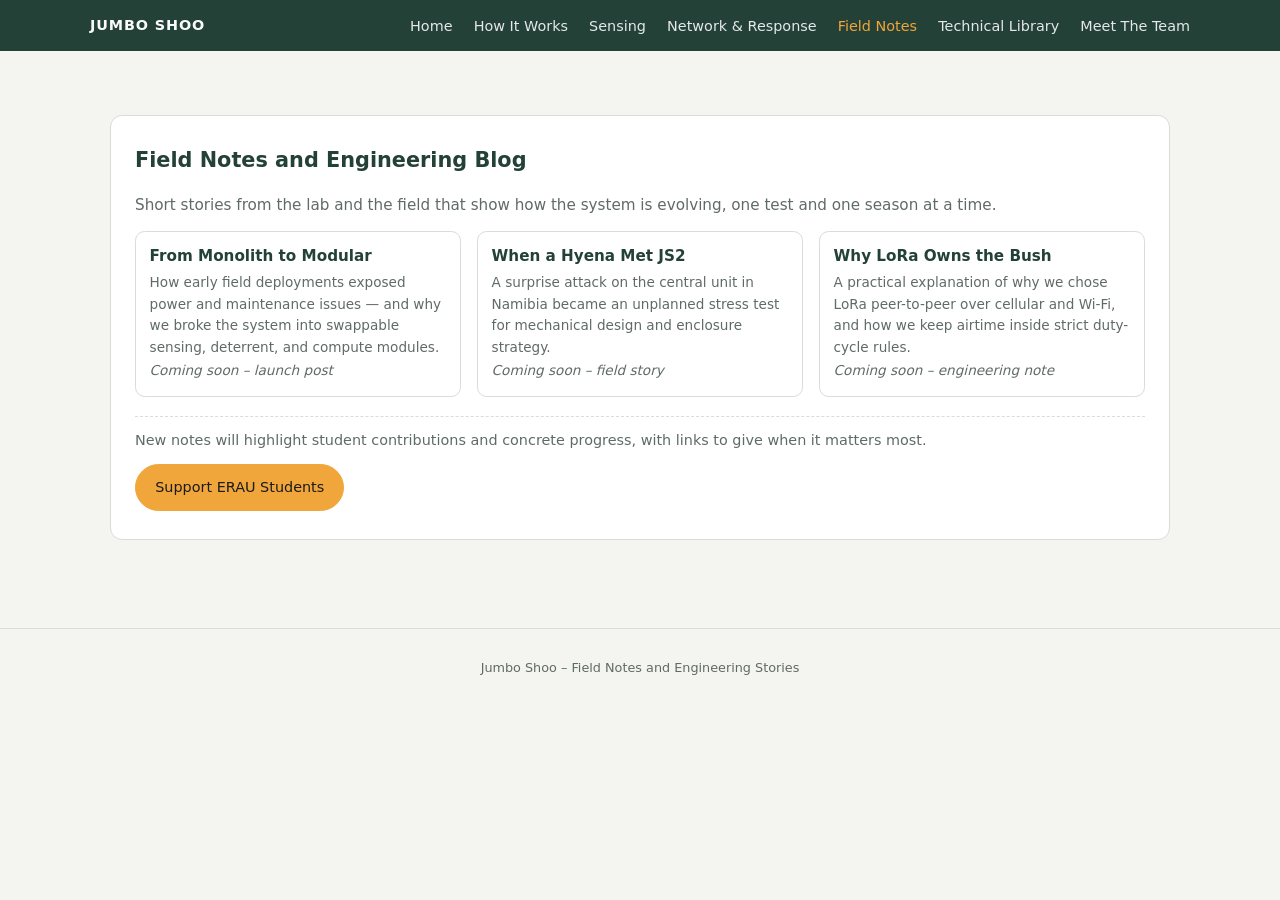
<file: field-notes.html>
<!DOCTYPE html>
<html lang="en">
<head>
  <meta charset="UTF-8">
  <title>Field Notes and Engineering Blog</title>
  <meta name="viewport" content="width=device-width, initial-scale=1">

<!-- Privacy-friendly analytics by Plausible -->
<script async src="https://plausible.io/js/pa-RSeUyWGyPRyzJ_PIpyfzW.js"></script>
<script>
  window.plausible=window.plausible||function(){(plausible.q=plausible.q||[]).push(arguments)},plausible.init=plausible.init||function(i){plausible.o=i||{}};
  plausible.init()
</script>

  <link rel="stylesheet" href="styles.css">
</head>
<body>

<header>
  <div class="nav-inner">
    <div class="logo">Jumbo Shoo</div>
    <nav>
      <a href="home.html">Home</a>
      <a href="how.html">How It Works</a>
      <a href="sensing.html">Sensing</a>
      <a href="network.html">Network &amp; Response</a>
      <a href="field-notes.html" class="active">Field Notes</a>
      <a href="library.html">Technical Library</a>
      <a href="team.html">Meet The Team</a>
    </nav>
  </div>
</header>

<main>
  <section>
    <h2>Field Notes and Engineering Blog</h2>
    <p class="section-intro">
      Short stories from the lab and the field that show how the system is evolving, one test and one season at a time.
    </p>

    <div class="resource-list">
      <article class="resource-card">
        <h4>From Monolith to Modular</h4>
        <p>How early field deployments exposed power and maintenance issues — and why we broke the system into swappable sensing, deterrent, and compute modules.</p>
        <p><em>Coming soon – launch post</em></p>
      </article>
      <article class="resource-card">
        <h4>When a Hyena Met JS2</h4>
        <p>A surprise attack on the central unit in Namibia became an unplanned stress test for mechanical design and enclosure strategy.</p>
        <p><em>Coming soon – field story</em></p>
      </article>
      <article class="resource-card">
        <h4>Why LoRa Owns the Bush</h4>
        <p>A practical explanation of why we chose LoRa peer-to-peer over cellular and Wi-Fi, and how we keep airtime inside strict duty-cycle rules.</p>
        <p><em>Coming soon – engineering note</em></p>
      </article>
    </div>

    <div class="cta-strip">
      <p>New notes will highlight student contributions and concrete progress, with links to give when it matters most.</p>
<a href="https://crowdfunding.erau.edu/support-elephants-rhinos-and-people"
   class="btn btn-primary"
   target="_blank"
   rel="noopener">Support ERAU Students</a>    </div>
  </section>
</main>

<footer>
  <p>Jumbo Shoo – Field Notes and Engineering Stories</p>
</footer>

</body>
</html>
</file>
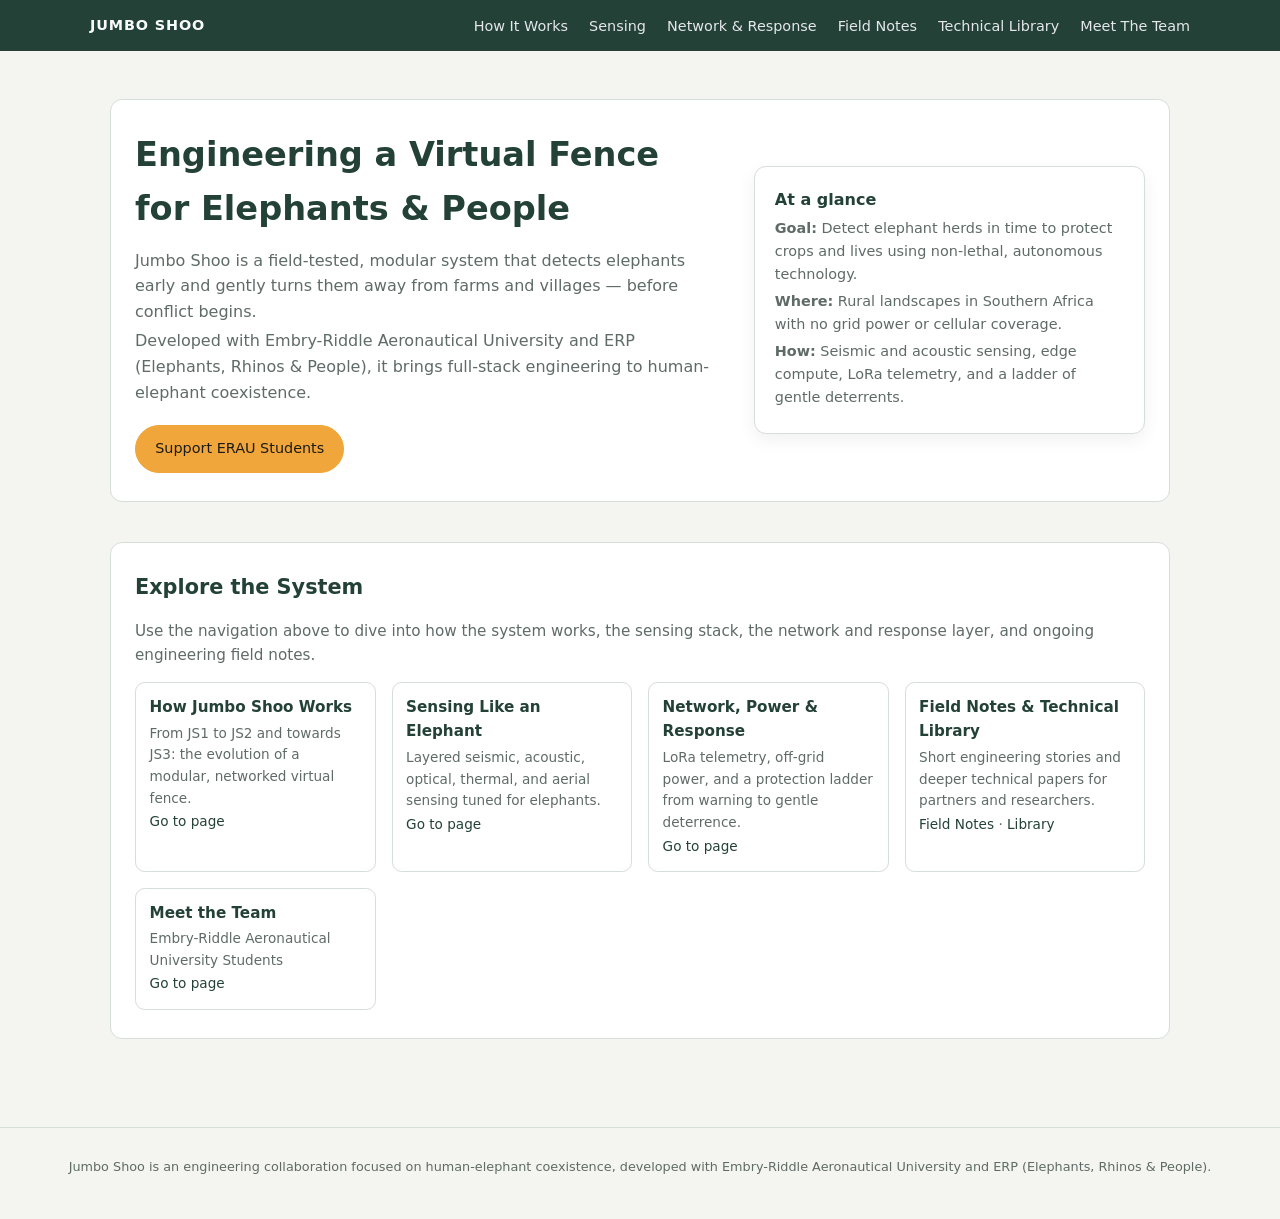
<file: home.html>
<!DOCTYPE html>
<html lang="en">
<head>
  <meta charset="UTF-8">
  <title>Jumbo Shoo – Engineering Coexistence</title>
  <meta name="viewport" content="width=device-width, initial-scale=1">

<!-- Privacy-friendly analytics by Plausible -->
<script async src="https://plausible.io/js/pa-RSeUyWGyPRyzJ_PIpyfzW.js"></script>
<script>
  window.plausible=window.plausible||function(){(plausible.q=plausible.q||[]).push(arguments)},plausible.init=plausible.init||function(i){plausible.o=i||{}};
  plausible.init()
</script>

  <link rel="stylesheet" href="styles.css">
</head>
<body>

<header>
  <div class="nav-inner">
    <div class="logo">Jumbo Shoo</div>
    <nav>
      <a href="how.html">How It Works</a>
      <a href="sensing.html">Sensing</a>
      <a href="network.html">Network &amp; Response</a>
      <a href="field-notes.html">Field Notes</a>
      <a href="library.html">Technical Library</a>
      <a href="team.html">Meet The Team</a>
    </nav>
  </div>
</header>

<main>
  <section class="hero">
    <div>
      <h1>Engineering a Virtual Fence for Elephants &amp; People</h1>
      <p>Jumbo Shoo is a field-tested, modular system that detects elephants early and gently turns them away from farms and villages — before conflict begins.</p>
      <p>Developed with Embry-Riddle Aeronautical University and ERP (Elephants, Rhinos &amp; People), it brings full-stack engineering to human-elephant coexistence.</p>

      <div class="hero-cta">

<a href="https://crowdfunding.erau.edu/support-elephants-rhinos-and-people"
   class="btn btn-primary"
   target="_blank"
   rel="noopener noreferrer"
   onclick="plausible && plausible('Support ERAU Students')">
  <span>Support ERAU Students</span>
</a>

<!-- Temporarily disabled until ERP link is confirmed
<a href="https://www.erp.ngo/donations/general-donations"
   class="btn btn-secondary"
   target="_blank"
   rel="noopener">Support ERP.NGO</a>
 -->

      </div>
    </div>
    <div class="hero-box">
      <h3>At a glance</h3>
      <p><strong>Goal:</strong> Detect elephant herds in time to protect crops and lives using non-lethal, autonomous technology.</p>
      <p><strong>Where:</strong> Rural landscapes in Southern Africa with no grid power or cellular coverage.</p>
      <p><strong>How:</strong> Seismic and acoustic sensing, edge compute, LoRa telemetry, and a ladder of gentle deterrents.</p>
    </div>
  </section>

  <section>
    <h2>Explore the System</h2>
    <p class="section-intro">
      Use the navigation above to dive into how the system works, the sensing stack, the network and response layer, and ongoing engineering field notes.
    </p>
    <div class="resource-list">
      <div class="resource-card">
        <h4>How Jumbo Shoo Works</h4>
        <p>From JS1 to JS2 and towards JS3: the evolution of a modular, networked virtual fence.</p>
        <p><a href="how.html">Go to page</a></p>
      </div>
      <div class="resource-card">
        <h4>Sensing Like an Elephant</h4>
        <p>Layered seismic, acoustic, optical, thermal, and aerial sensing tuned for elephants.</p>
        <p><a href="sensing.html">Go to page</a></p>
      </div>
      <div class="resource-card">
        <h4>Network, Power &amp; Response</h4>
        <p>LoRa telemetry, off-grid power, and a protection ladder from warning to gentle deterrence.</p>
        <p><a href="network.html">Go to page</a></p>
      </div>
      <div class="resource-card">
        <h4>Field Notes &amp; Technical Library</h4>
        <p>Short engineering stories and deeper technical papers for partners and researchers.</p>
        <p><a href="field-notes.html">Field Notes</a> · <a href="library.html">Library</a></p>
      </div>
      <div class="resource-card">
        <h4>Meet the Team</h4>
        <p>Embry-Riddle Aeronautical University Students</p>
        <p><a href="team.html">Go to page</a></p>
      </div>
    </div>
  </section>
</main>

<footer>
  <p>Jumbo Shoo is an engineering collaboration focused on human-elephant coexistence, developed with Embry-Riddle Aeronautical University and ERP (Elephants, Rhinos &amp; People).</p>
</footer>

</body>
</html>
</file>
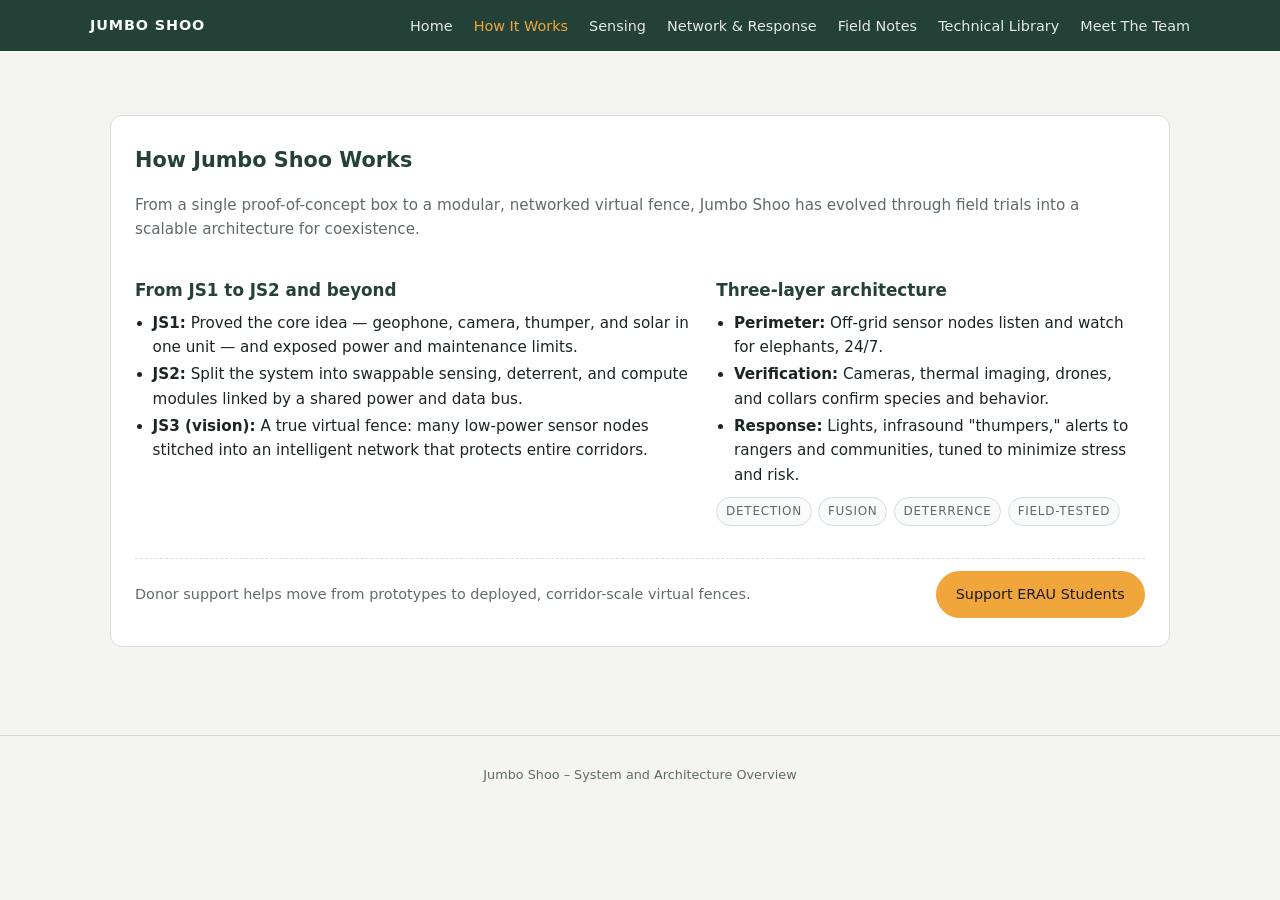
<file: how.html>
<!DOCTYPE html>
<html lang="en">
<head>
  <meta charset="UTF-8">
  <title>How Jumbo Shoo Works</title>
  <meta name="viewport" content="width=device-width, initial-scale=1">

<!-- Privacy-friendly analytics by Plausible -->
<script async src="https://plausible.io/js/pa-RSeUyWGyPRyzJ_PIpyfzW.js"></script>
<script>
  window.plausible=window.plausible||function(){(plausible.q=plausible.q||[]).push(arguments)},plausible.init=plausible.init||function(i){plausible.o=i||{}};
  plausible.init()
</script>

  <link rel="stylesheet" href="styles.css">
</head>
<body>

<header>
  <div class="nav-inner">
    <div class="logo">Jumbo Shoo</div>
    <nav>
      <a href="home.html">Home</a>
      <a href="how.html" class="active">How It Works</a>
      <a href="sensing.html">Sensing</a>
      <a href="network.html">Network &amp; Response</a>
      <a href="field-notes.html">Field Notes</a>
      <a href="library.html">Technical Library</a>
      <a href="team.html">Meet The Team</a>
    </nav>
  </div>
</header>

<main>
  <section>
    <h2>How Jumbo Shoo Works</h2>
    <p class="section-intro">
      From a single proof-of-concept box to a modular, networked virtual fence, Jumbo Shoo has evolved through field trials into a scalable architecture for coexistence.
    </p>

    <div class="two-col">
      <div>
        <h3>From JS1 to JS2 and beyond</h3>
        <ul>
          <li><strong>JS1:</strong> Proved the core idea — geophone, camera, thumper, and solar in one unit — and exposed power and maintenance limits.</li>
          <li><strong>JS2:</strong> Split the system into swappable sensing, deterrent, and compute modules linked by a shared power and data bus.</li>
          <li><strong>JS3 (vision):</strong> A true virtual fence: many low-power sensor nodes stitched into an intelligent network that protects entire corridors.</li>
        </ul>
      </div>
      <div>
        <h3>Three-layer architecture</h3>
        <ul>
          <li><strong>Perimeter:</strong> Off-grid sensor nodes listen and watch for elephants, 24/7.</li>
          <li><strong>Verification:</strong> Cameras, thermal imaging, drones, and collars confirm species and behavior.</li>
          <li><strong>Response:</strong> Lights, infrasound "thumpers," alerts to rangers and communities, tuned to minimize stress and risk.</li>
        </ul>
        <div class="pill-row">
          <span class="pill">Detection</span>
          <span class="pill">Fusion</span>
          <span class="pill">Deterrence</span>
          <span class="pill">Field-tested</span>
        </div>
      </div>
    </div>

    <div class="cta-strip">
      <p>Donor support helps move from prototypes to deployed, corridor-scale virtual fences.</p>
<a href="https://crowdfunding.erau.edu/support-elephants-rhinos-and-people"
   class="btn btn-primary"
   target="_blank"
   rel="noopener">Support ERAU Students</a>    </div>
  </section>
</main>

<footer>
  <p>Jumbo Shoo – System and Architecture Overview</p>
</footer>

</body>
</html>
</file>
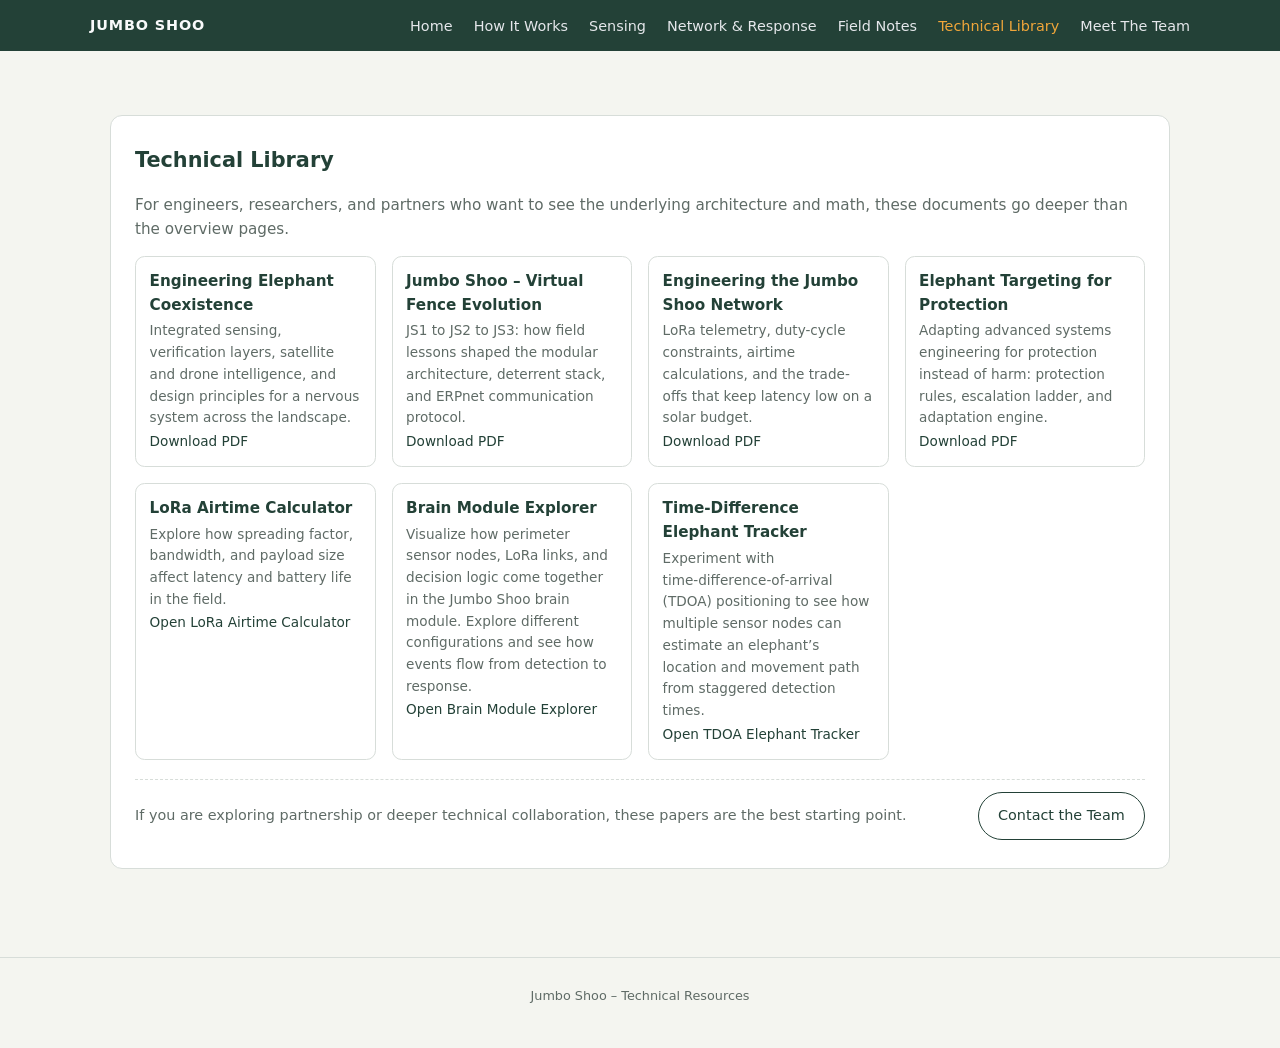
<file: library.html>
<!DOCTYPE html>
<html lang="en">
<head>
  <meta charset="UTF-8">
  <title>Technical Library – Jumbo Shoo</title>
  <meta name="viewport" content="width=device-width, initial-scale=1">

<!-- Privacy-friendly analytics by Plausible -->
<script async src="https://plausible.io/js/pa-RSeUyWGyPRyzJ_PIpyfzW.js"></script>
<script>
  window.plausible=window.plausible||function(){(plausible.q=plausible.q||[]).push(arguments)},plausible.init=plausible.init||function(i){plausible.o=i||{}};
  plausible.init()
</script>

  <link rel="stylesheet" href="styles.css">
</head>
<body>

<header>
  <div class="nav-inner">
    <div class="logo">Jumbo Shoo</div>
    <nav>
      <a href="home.html">Home</a>
      <a href="how.html">How It Works</a>
      <a href="sensing.html">Sensing</a>
      <a href="network.html">Network &amp; Response</a>
      <a href="field-notes.html">Field Notes</a>
      <a href="library.html" class="active">Technical Library</a>
      <a href="team.html">Meet The Team</a>
    </nav>
  </div>
</header>

<main>
  <section>
    <h2>Technical Library</h2>
    <p class="section-intro">
      For engineers, researchers, and partners who want to see the underlying architecture and math, these documents go deeper than the overview pages.
    </p>

    <div class="resource-list">
      <div class="resource-card">
        <h4>Engineering Elephant Coexistence</h4>
        <p>Integrated sensing, verification layers, satellite and drone intelligence, and design principles for a nervous system across the landscape.</p>
        <p><a href="#">Download PDF</a></p>
      </div>
      <div class="resource-card">
        <h4>Jumbo Shoo – Virtual Fence Evolution</h4>
        <p>JS1 to JS2 to JS3: how field lessons shaped the modular architecture, deterrent stack, and ERPnet communication protocol.</p>
        <p><a href="#">Download PDF</a></p>
      </div>
      <div class="resource-card">
        <h4>Engineering the Jumbo Shoo Network</h4>
        <p>LoRa telemetry, duty-cycle constraints, airtime calculations, and the trade-offs that keep latency low on a solar budget.</p>
        <p><a href="#">Download PDF</a></p>
      </div>
      <div class="resource-card">
        <h4>Elephant Targeting for Protection</h4>
        <p>Adapting advanced systems engineering for protection instead of harm: protection rules, escalation ladder, and adaptation engine.</p>
        <p><a href="#">Download PDF</a></p>
      </div>
    <div class="resource-card">
      <h4>LoRa Airtime Calculator</h4>
      <p>Explore how spreading factor, bandwidth, and payload size affect latency and battery life in the field.</p>
      <p>
        <a href="https://jumboshoo-loracalc.vercel.app/" target="_blank">
          Open LoRa Airtime Calculator
        </a>
      </p>
    </div>

<div class="resource-card">
  <h4>Brain Module Explorer</h4>
  <p>
    Visualize how perimeter sensor nodes, LoRa links, and decision logic
    come together in the Jumbo Shoo brain module. Explore different
    configurations and see how events flow from detection to response.
  </p>
  <p>
    <a href="https://brain-module-v3.vercel.app/" target="_blank">
      Open Brain Module Explorer
    </a>
  </p>
</div>
<div class="resource-card">
  <h4>Time‑Difference Elephant Tracker</h4>
  <p>
    Experiment with time‑difference‑of‑arrival (TDOA) positioning to see
    how multiple sensor nodes can estimate an elephant’s location and
    movement path from staggered detection times.
  </p>
  <p>
    <a href="https://tdoa-elephant-tracker-v2.vercel.app/" target="_blank">
      Open TDOA Elephant Tracker
    </a>
  </p>
</div>



    </div>

    <div class="cta-strip">
      <p>If you are exploring partnership or deeper technical collaboration, these papers are the best starting point.</p>
      <a href="mailto:info@example-jumboshoo.org" class="btn btn-secondary">Contact the Team</a>
    </div>
  </section>
</main>

<footer>
  <p>Jumbo Shoo – Technical Resources</p>
</footer>

</body>
</html>
</file>
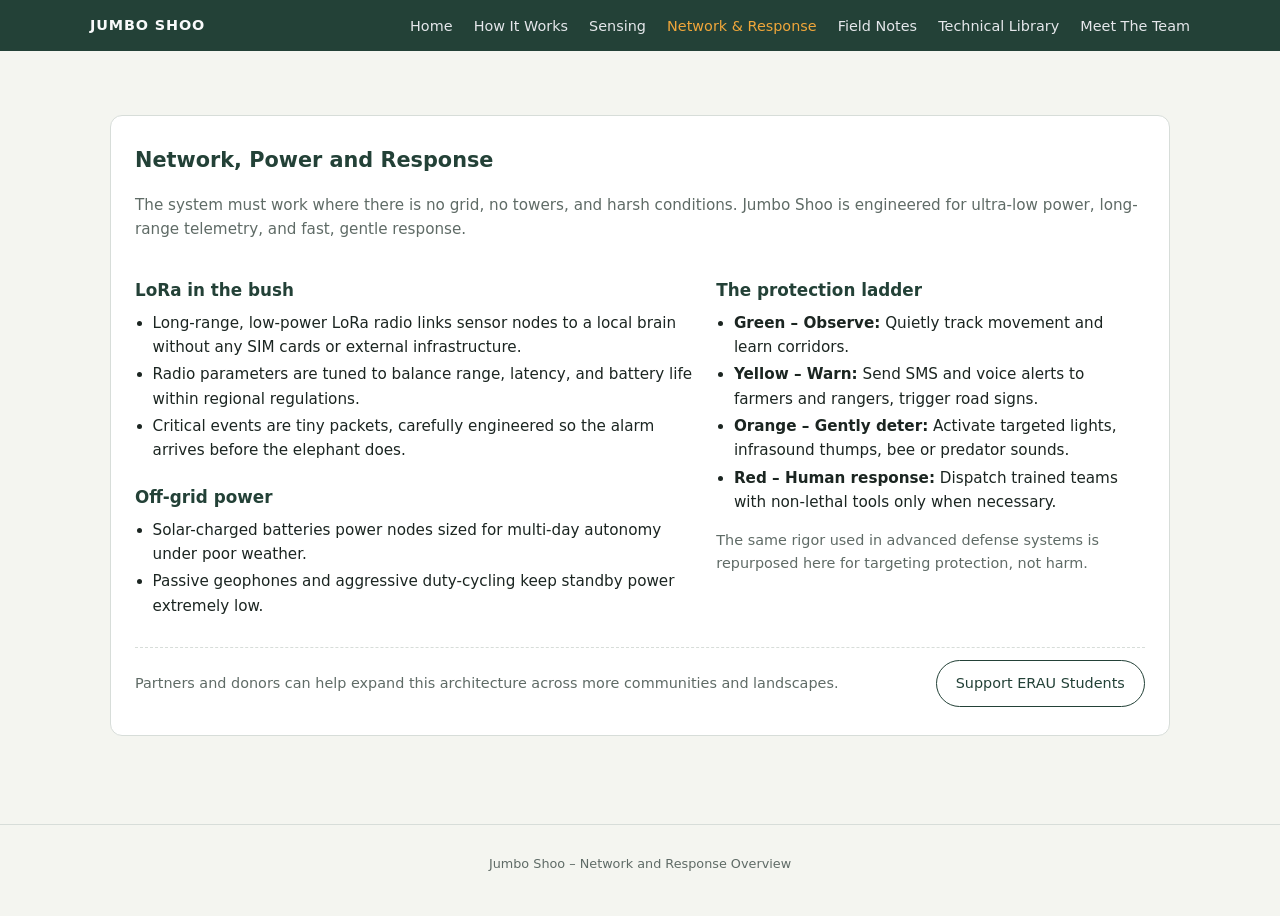
<file: network.html>
<!DOCTYPE html>
<html lang="en">
<head>
  <meta charset="UTF-8">
  <title>Network, Power and Response</title>
  <meta name="viewport" content="width=device-width, initial-scale=1">

<!-- Privacy-friendly analytics by Plausible -->
<script async src="https://plausible.io/js/pa-RSeUyWGyPRyzJ_PIpyfzW.js"></script>
<script>
  window.plausible=window.plausible||function(){(plausible.q=plausible.q||[]).push(arguments)},plausible.init=plausible.init||function(i){plausible.o=i||{}};
  plausible.init()
</script>

  <link rel="stylesheet" href="styles.css">
</head>
<body>

<header>
  <div class="nav-inner">
    <div class="logo">Jumbo Shoo</div>
    <nav>
      <a href="home.html">Home</a>
      <a href="how.html">How It Works</a>
      <a href="sensing.html">Sensing</a>
      <a href="network.html" class="active">Network &amp; Response</a>
      <a href="field-notes.html">Field Notes</a>
      <a href="library.html">Technical Library</a>
      <a href="team.html">Meet The Team</a>
    </nav>
  </div>
</header>

<main>
  <section>
    <h2>Network, Power and Response</h2>
    <p class="section-intro">
      The system must work where there is no grid, no towers, and harsh conditions. Jumbo Shoo is engineered for ultra-low power, long-range telemetry, and fast, gentle response.
    </p>

    <div class="two-col">
      <div>
        <h3>LoRa in the bush</h3>
        <ul>
          <li>Long-range, low-power LoRa radio links sensor nodes to a local brain without any SIM cards or external infrastructure.</li>
          <li>Radio parameters are tuned to balance range, latency, and battery life within regional regulations.</li>
          <li>Critical events are tiny packets, carefully engineered so the alarm arrives before the elephant does.</li>
        </ul>
        <h3>Off-grid power</h3>
        <ul>
          <li>Solar-charged batteries power nodes sized for multi-day autonomy under poor weather.</li>
          <li>Passive geophones and aggressive duty-cycling keep standby power extremely low.</li>
        </ul>
      </div>
      <div>
        <h3>The protection ladder</h3>
        <ul>
          <li><strong>Green – Observe:</strong> Quietly track movement and learn corridors.</li>
          <li><strong>Yellow – Warn:</strong> Send SMS and voice alerts to farmers and rangers, trigger road signs.</li>
          <li><strong>Orange – Gently deter:</strong> Activate targeted lights, infrasound thumps, bee or predator sounds.</li>
          <li><strong>Red – Human response:</strong> Dispatch trained teams with non-lethal tools only when necessary.</li>
        </ul>
        <p class="note">
          The same rigor used in advanced defense systems is repurposed here for targeting protection, not harm.
        </p>
      </div>
    </div>

    <div class="cta-strip">
      <p>Partners and donors can help expand this architecture across more communities and landscapes.</p>
<a href="https://crowdfunding.erau.edu/support-elephants-rhinos-and-people"
   class="btn btn-secondary"
   target="_blank"
   rel="noopener">Support ERAU Students</a>    </div>
  </section>
</main>

<footer>
  <p>Jumbo Shoo – Network and Response Overview</p>
</footer>

</body>
</html>
</file>
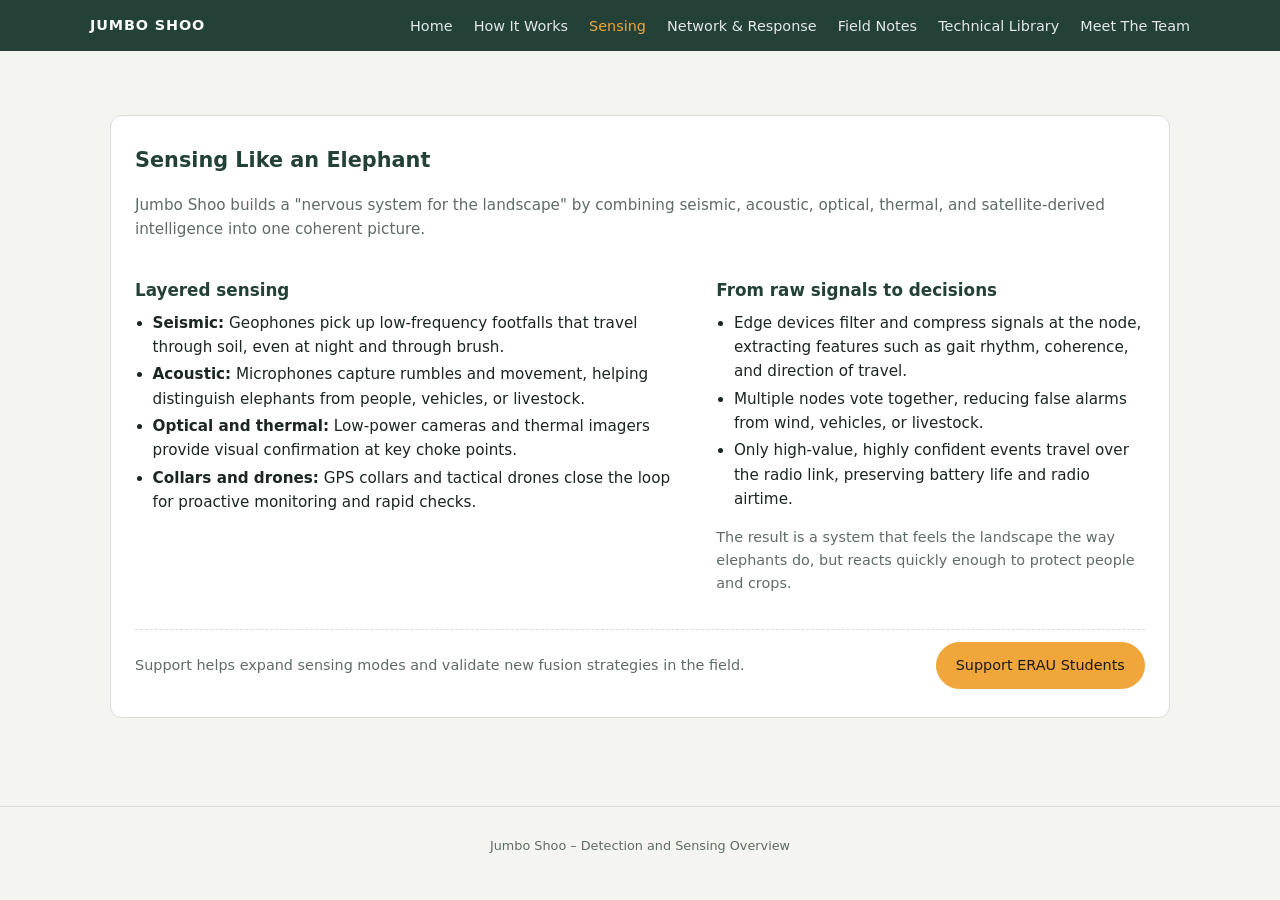
<file: sensing.html>
<!DOCTYPE html>
<html lang="en">
<head>
  <meta charset="UTF-8">
  <title>Sensing Like an Elephant</title>
  <meta name="viewport" content="width=device-width, initial-scale=1">

<!-- Privacy-friendly analytics by Plausible -->
<script async src="https://plausible.io/js/pa-RSeUyWGyPRyzJ_PIpyfzW.js"></script>
<script>
  window.plausible=window.plausible||function(){(plausible.q=plausible.q||[]).push(arguments)},plausible.init=plausible.init||function(i){plausible.o=i||{}};
  plausible.init()
</script>

  <link rel="stylesheet" href="styles.css">
</head>
<body>

<header>
  <div class="nav-inner">
    <div class="logo">Jumbo Shoo</div>
    <nav>
      <a href="home.html">Home</a>
      <a href="how.html">How It Works</a>
      <a href="sensing.html" class="active">Sensing</a>
      <a href="network.html">Network &amp; Response</a>
      <a href="field-notes.html">Field Notes</a>
      <a href="library.html">Technical Library</a>
      <a href="team.html">Meet The Team</a>
    </nav>
  </div>
</header>

<main>
  <section>
    <h2>Sensing Like an Elephant</h2>
    <p class="section-intro">
      Jumbo Shoo builds a "nervous system for the landscape" by combining seismic, acoustic, optical, thermal, and satellite-derived intelligence into one coherent picture.
    </p>

    <div class="two-col">
      <div>
        <h3>Layered sensing</h3>
        <ul>
          <li><strong>Seismic:</strong> Geophones pick up low-frequency footfalls that travel through soil, even at night and through brush.</li>
          <li><strong>Acoustic:</strong> Microphones capture rumbles and movement, helping distinguish elephants from people, vehicles, or livestock.</li>
          <li><strong>Optical and thermal:</strong> Low-power cameras and thermal imagers provide visual confirmation at key choke points.</li>
          <li><strong>Collars and drones:</strong> GPS collars and tactical drones close the loop for proactive monitoring and rapid checks.</li>
        </ul>
      </div>
      <div>
        <h3>From raw signals to decisions</h3>
        <ul>
          <li>Edge devices filter and compress signals at the node, extracting features such as gait rhythm, coherence, and direction of travel.</li>
          <li>Multiple nodes vote together, reducing false alarms from wind, vehicles, or livestock.</li>
          <li>Only high-value, highly confident events travel over the radio link, preserving battery life and radio airtime.</li>
        </ul>
        <p class="note">
          The result is a system that feels the landscape the way elephants do, but reacts quickly enough to protect people and crops.
        </p>
      </div>
    </div>

    <div class="cta-strip">
      <p>Support helps expand sensing modes and validate new fusion strategies in the field.</p>
<a href="https://crowdfunding.erau.edu/support-elephants-rhinos-and-people"
   class="btn btn-primary"
   target="_blank"
   rel="noopener">Support ERAU Students</a>    </div>
  </section>
</main>

<footer>
  <p>Jumbo Shoo – Detection and Sensing Overview</p>
</footer>

</body>
</html>
</file>
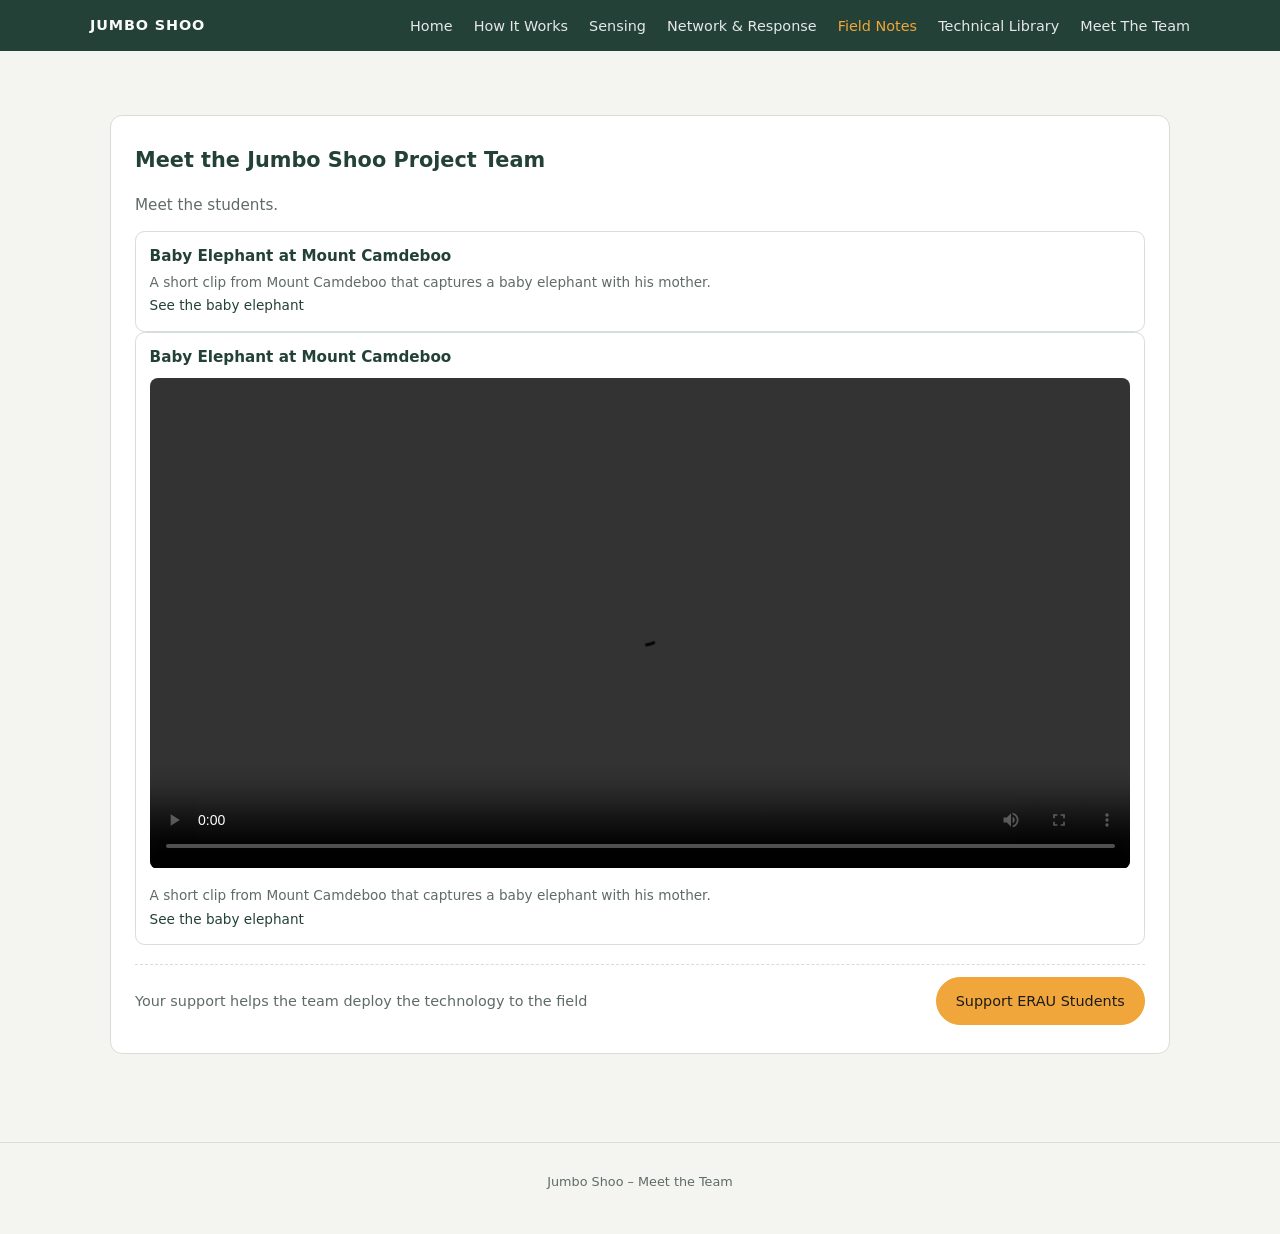
<file: team.html>
<!DOCTYPE html>
<html lang="en">
<head>
  <meta charset="UTF-8">
  <title>Jumbo Shoo Project Team</title>
  <meta name="viewport" content="width=device-width, initial-scale=1">

<!-- Privacy-friendly analytics by Plausible -->
<script async src="https://plausible.io/js/pa-RSeUyWGyPRyzJ_PIpyfzW.js"></script>
<script>
  window.plausible=window.plausible||function(){(plausible.q=plausible.q||[]).push(arguments)},plausible.init=plausible.init||function(i){plausible.o=i||{}};
  plausible.init()
</script>

  <link rel="stylesheet" href="styles.css">
</head>
<body>

<header>
  <div class="nav-inner">
    <div class="logo">Jumbo Shoo</div>
    <nav>
      <a href="home.html">Home</a>
      <a href="how.html">How It Works</a>
      <a href="sensing.html">Sensing</a>
      <a href="network.html">Network &amp; Response</a>
      <a href="field-notes.html" class="active">Field Notes</a>
      <a href="library.html">Technical Library</a>
      <a href="team.html">Meet The Team</a>
    </nav>
  </div>
</header>

<main>
  <section>
    <h2>Meet the Jumbo Shoo Project Team</h2>
    <p class="section-intro">
      Meet the students.
    </p>

    <div class="resource-list">
      <article class="resource-card">
	    <h4>Baby Elephant at Mount Camdeboo</h4>
	    <p>A short clip from Mount Camdeboo that captures a baby elephant with his mother.</p>
	    <p>
	      <a
	        href="./assets/videos/Mount-Camdeboo-Baby.mp4"
	        target="_blank"
	        rel="noopener noreferrer"
	      >
	        See the baby elephant
	      </a>
	    </p>
		</article>
    </div>

<article class="resource-card">
  <h4>Baby Elephant at Mount Camdeboo</h4>

  <video
    src="./assets/videos/Mount-Camdeboo-Baby.mp4"
    controls
    preload="metadata"
    style="width: 100%; border-radius: 0.5rem; margin: 0.4rem 0 0.5rem 0;"
  >
    Sorry, your browser doesn’t support embedded videos.
  </video>

  <p>A short clip from Mount Camdeboo that captures a baby elephant with his mother.</p>

  <p>
    <a
      href="./assets/videos/Mount-Camdeboo-Baby.mp4"
      target="_blank"
      rel="noopener noreferrer"
    >
      See the baby elephant
    </a>
  </p>
</article>


    <div class="cta-strip">
      <p>Your support helps the team deploy the technology to the field</p>
<a href="https://crowdfunding.erau.edu/support-elephants-rhinos-and-people"
   class="btn btn-primary"
   target="_blank"
   rel="noopener">Support ERAU Students</a>    </div>
  </section>
</main>

<footer>
  <p>Jumbo Shoo – Meet the Team</p>
</footer>

</body>
</html>
</file>
<file: styles.css>
:root {
  --bg: #f4f5f0;
  --bg-alt: #ffffff;
  --accent: #f0a63a;
  --accent-dark: #c67f16;
  --primary-dark: #234137;
  --text: #1b2521;
  --muted: #5f6b66;
  --border: #d7ddd9;
}

* { box-sizing: border-box; }

body {
  margin: 0;
  font-family: system-ui, -apple-system, BlinkMacSystemFont, "Segoe UI", sans-serif;
  background: var(--bg);
  color: var(--text);
  line-height: 1.6;
}

a { color: var(--primary-dark); text-decoration: none; }
a:hover { text-decoration: underline; }

header {
  background: var(--primary-dark);
  color: #f9fafb;
  padding: 0.8rem 1.2rem;
}

.nav-inner {
  max-width: 1100px;
  margin: 0 auto;
  display: flex;
  align-items: center;
  justify-content: space-between;
  gap: 1rem;
}

.logo {
  font-weight: 600;
  letter-spacing: 0.06em;
  text-transform: uppercase;
  font-size: 0.9rem;
}

nav a {
  margin-left: 1rem;
  font-size: 0.9rem;
  color: #e5e7eb;
}
nav a:hover { color: #ffffff; }
nav a.active { color: var(--accent); }

main {
  max-width: 1100px;
  margin: 0 auto;
  padding: 1.5rem 1.25rem 3rem;
}

.hero {
  display: grid;
  grid-template-columns: minmax(0, 3fr) minmax(0, 2fr);
  gap: 2rem;
  align-items: center;
  margin: 1.5rem 0 2.5rem;
}

.hero h1 {
  font-size: 2.1rem;
  margin: 0 0 0.75rem;
  color: var(--primary-dark);
}

.hero p { margin: 0.25rem 0; color: var(--muted); }

.hero-cta {
  margin-top: 1.25rem;
  display: flex;
  flex-wrap: wrap;
  gap: 0.75rem;
}

.btn {
  display: inline-flex;
  align-items: center;
  justify-content: center;
  gap: 0.5rem;
  padding: 0.7rem 1.2rem;
  border-radius: 999px;
  font-size: 0.9rem;
  font-weight: 500;
  border: 1px solid transparent;
  cursor: pointer;
  text-align: center;
  white-space: nowrap;
}

.btn-icon {
  width: 16px;
  height: 20px;
  object-fit: contain;
  flex: 0 0 auto;
  display: block;
}

.btn-primary {
  background: var(--accent);
  border-color: var(--accent);
  color: #1b1b1b;
}
.btn-primary:hover {
  background: var(--accent-dark);
  border-color: var(--accent-dark);
  color: #fdfaf4;
}

/* Option 2: outline, dark text, readable on light backgrounds */
.btn-secondary {
  background: transparent;
  border-color: var(--primary-dark);
  color: var(--primary-dark);
}
.btn-secondary:hover {
  background: var(--primary-dark);
  border-color: var(--primary-dark);
  color: #fdfaf4;
}

.hero-box {
  background: #ffffff;
  border-radius: 0.75rem;
  padding: 1.25rem;
  font-size: 0.9rem;
  border: 1px solid var(--border);
  box-shadow: 0 6px 18px rgba(0, 0, 0, 0.06);
}
.hero-box h3 {
  margin-top: 0;
  margin-bottom: 0.25rem;
  font-size: 1rem;
  color: var(--primary-dark);
}
.hero-box p { margin: 0.25rem 0; }

section {
  margin: 2.5rem 0;
  background: var(--bg-alt);
  border-radius: 0.75rem;
  border: 1px solid var(--border);
  padding: 1.75rem 1.5rem;
}

section h2 {
  margin-top: 0;
  font-size: 1.3rem;
  margin-bottom: 0.6rem;
  color: var(--primary-dark);
}

section h3 {
  font-size: 1.05rem;
  margin-top: 1.35rem;
  margin-bottom: 0.4rem;
  color: var(--primary-dark);
}

.section-intro {
  color: var(--muted);
  font-size: 0.95rem;
  margin-bottom: 0.9rem;
}

.two-col {
  display: grid;
  grid-template-columns: minmax(0, 1.3fr) minmax(0, 1fr);
  gap: 1.5rem;
}

ul {
  padding-left: 1.1rem;
  margin: 0.3rem 0 0.6rem;
}
li {
  margin: 0.2rem 0;
  font-size: 0.95rem;
}

.pill-row {
  display: flex;
  flex-wrap: wrap;
  gap: 0.4rem;
  margin: 0.5rem 0 0.8rem;
}
.pill {
  font-size: 0.75rem;
  text-transform: uppercase;
  letter-spacing: 0.06em;
  border-radius: 999px;
  border: 1px solid var(--border);
  padding: 0.25rem 0.55rem;
  color: var(--muted);
  background: #f9fafb;
}

.cta-strip {
  margin-top: 1.2rem;
  padding-top: 0.75rem;
  border-top: 1px dashed var(--border);
  display: flex;
  flex-wrap: wrap;
  gap: 0.75rem;
  align-items: center;
  justify-content: space-between;
}
.cta-strip p {
  margin: 0;
  font-size: 0.9rem;
  color: var(--muted);
}

.resource-list {
  display: grid;
  grid-template-columns: repeat(auto-fit, minmax(220px, 1fr));
  gap: 1rem;
  margin-top: 0.8rem;
}

.resource-card {
  border-radius: 0.6rem;
  border: 1px solid var(--border);
  padding: 0.75rem 0.85rem;
  background: #ffffff;
  font-size: 0.9rem;
}
.resource-card h4 {
  margin: 0 0 0.2rem;
  font-size: 0.95rem;
  color: var(--primary-dark);
}
.resource-card p {
  margin: 0.1rem 0;
  color: var(--muted);
  font-size: 0.85rem;
}

.note {
  font-size: 0.9rem;
  color: var(--muted);
}

footer {
  border-top: 1px solid var(--border);
  padding: 1rem 1.25rem 1.8rem;
  font-size: 0.8rem;
  color: var(--muted);
  text-align: center;
}

@media (max-width: 800px) {
  .hero {
    grid-template-columns: minmax(0, 1fr);
  }
  .two-col {
    grid-template-columns: minmax(0, 1fr);
  }
}
</file>
